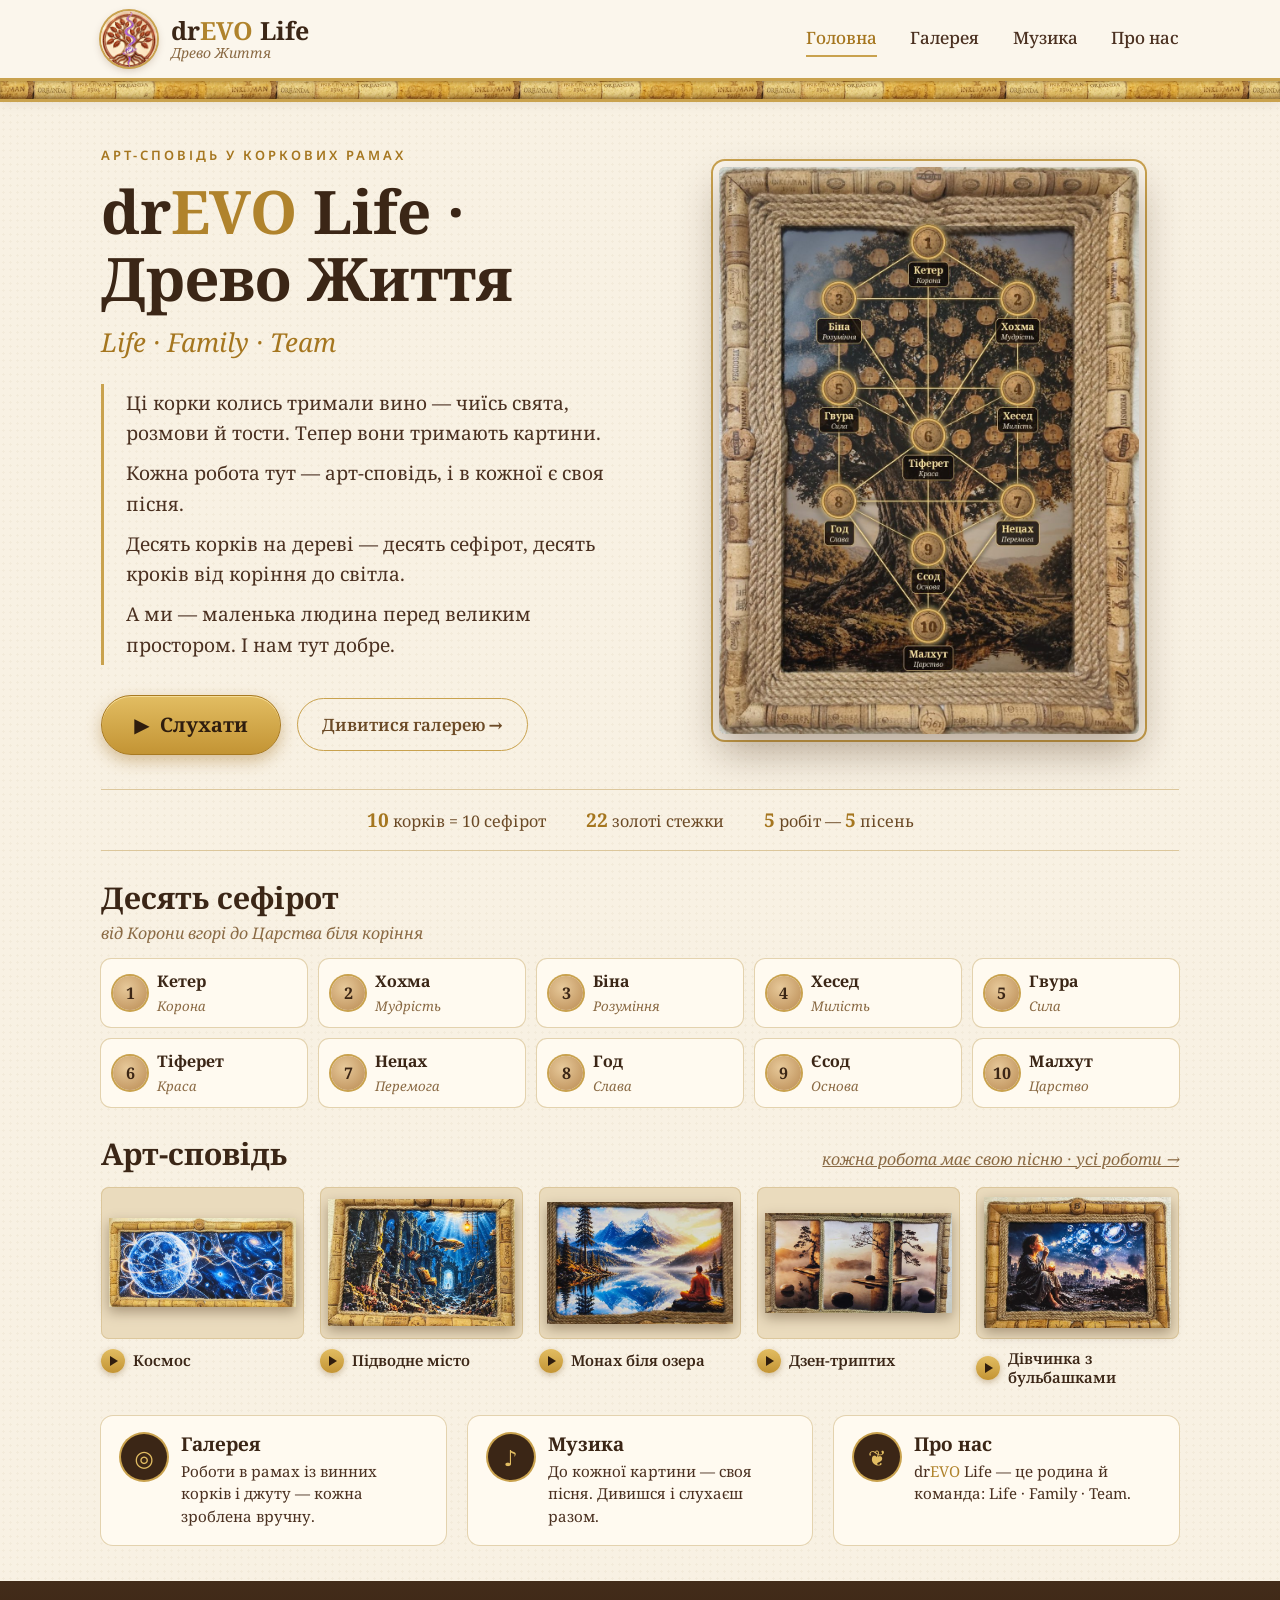
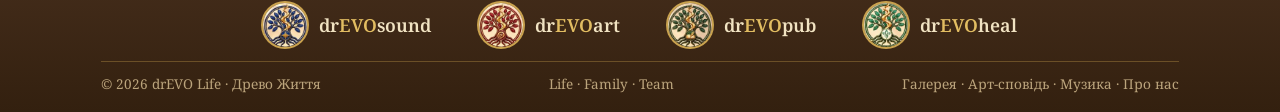
<file: index.html>
<!doctype html>
<html lang="uk"><head><meta charset="utf-8"><meta name="viewport" content="width=device-width,initial-scale=1">
<title>drEVO Life · Древо Життя</title><meta name="description" content="Арт-сповідь у коркових рамах: Древо Життя з десятьма сефірот, картини з винних корків і джуту — і до кожної своя пісня.">
<meta property="og:title" content="drEVO Life · Древо Життя"><meta property="og:description" content="Арт-сповідь у коркових рамах: Древо Життя з десятьма сефірот, картини з винних корків і джуту — і до кожної своя пісня."><meta property="og:image" content="img/tree.jpg">
<link rel="icon" href="img/favicon.png"><link rel="preconnect" href="https://fonts.googleapis.com"><link rel="preconnect" href="https://fonts.gstatic.com" crossorigin>
<link href="https://fonts.googleapis.com/css2?family=Noto+Sans:wght@400;600&family=Noto+Serif:ital,wght@0,400;0,500;0,600;0,700;1,400&display=swap" rel="stylesheet">
<link rel="stylesheet" href="css/style.css?v=3"></head><body><header class="top"><div class="wrap navin"><a class="logo" href="index.html"><img src="img/logo.jpg" alt="Емблема drEVO Life" width="56" height="56">
<span class="brand"><b>dr<i>EVO</i> Life</b><span>Древо Життя</span></span></a><nav class="links" aria-label="Головне меню"><a href="index.html" class="on">Головна</a><a href="gallery.html">Галерея</a><a href="underwater-city.html">Музика</a><a href="index.html#about">Про нас</a></nav></div><div class="cork"></div></header><main>
<section class="wrap hero"><div class="ht"><div class="kick">Арт-сповідь у коркових рамах</div>
<h1>dr<span class="gold">EVO</span> Life ·<br>Древо Життя</h1><div class="sub">Life · Family · Team</div>
<div class="man"><p>Ці корки колись тримали вино — чиїсь свята, розмови й тости. Тепер вони тримають картини.</p>
<p>Кожна робота тут — арт-сповідь, і в кожної є своя пісня.</p>
<p>Десять корків на дереві — десять сефірот, десять кроків від коріння до світла.</p>
<p>А ми — маленька людина перед великим простором. І нам тут добре.</p></div>
<div class="ctas"><a class="btn" href="underwater-city.html">▶&nbsp; Слухати</a><a class="btn2" href="gallery.html">Дивитися галерею →</a></div></div>
<div class="tree"><img src="img/tree.jpg" alt="Древо Життя в рамі з винних корків і джуту: десять корків-сефірот, з’єднаних золотими стежками" width="1000" height="1350"></div></section>
<div class="wrap"><div class="facts"><span><b>10</b> корків = 10 сефірот</span><span><b>22</b> золоті стежки</span><span><b>5</b> робіт — <b>5</b> пісень</span></div></div>
<section class="wrap sefs"><h2>Десять сефірот</h2><p>від Корони вгорі до Царства біля коріння</p><ol class="sl"><li><span class="n">1</span><span><b>Кетер</b><small>Корона</small></span></li><li><span class="n">2</span><span><b>Хохма</b><small>Мудрість</small></span></li><li><span class="n">3</span><span><b>Біна</b><small>Розуміння</small></span></li><li><span class="n">4</span><span><b>Хесед</b><small>Милість</small></span></li><li><span class="n">5</span><span><b>Гвура</b><small>Сила</small></span></li><li><span class="n">6</span><span><b>Тіферет</b><small>Краса</small></span></li><li><span class="n">7</span><span><b>Нецах</b><small>Перемога</small></span></li><li><span class="n">8</span><span><b>Год</b><small>Слава</small></span></li><li><span class="n">9</span><span><b>Єсод</b><small>Основа</small></span></li><li><span class="n">10</span><span><b>Малхут</b><small>Царство</small></span></li></ol></section>
<section class="wrap sec"><div class="sh"><h2>Арт-сповідь</h2><a href="gallery.html">кожна робота має свою пісню · усі роботи →</a></div><div class="row"><a class="sw" href="gallery.html#kosmos"><div class="si"><img src="img/kosmos-thumb.jpg" alt="Космос" loading="lazy"></div><div class="st"><span class="play"></span><span>Космос</span></div></a><a class="sw" href="underwater-city.html"><div class="si"><img src="img/misto-thumb.jpg" alt="Підводне місто" loading="lazy"></div><div class="st"><span class="play"></span><span>Підводне місто</span></div></a><a class="sw" href="gallery.html#monk"><div class="si"><img src="img/monk-thumb.jpg" alt="Монах біля озера" loading="lazy"></div><div class="st"><span class="play"></span><span>Монах біля озера</span></div></a><a class="sw" href="gallery.html#zen"><div class="si"><img src="img/zen-thumb.jpg" alt="Дзен-триптих" loading="lazy"></div><div class="st"><span class="play"></span><span>Дзен-триптих</span></div></a><a class="sw" href="gallery.html#divchynka"><div class="si"><img src="img/divchynka-thumb.jpg" alt="Дівчинка з бульбашками" loading="lazy"></div><div class="st"><span class="play"></span><span>Дівчинка з бульбашками</span></div></a></div></section>
<section class="wrap three" id="about"><a class="tc" href="gallery.html"><span class="ic">◎</span><div><h3>Галерея</h3><p>Роботи в рамах із винних корків і джуту — кожна зроблена вручну.</p></div></a>
<a class="tc" href="underwater-city.html"><span class="ic">♪</span><div><h3>Музика</h3><p>До кожної картини — своя пісня. Дивишся і слухаєш разом.</p></div></a>
<div class="tc"><span class="ic">❦</span><div><h3>Про нас</h3><p><span class="de">dr<i>EVO</i></span> Life — це родина й команда: Life · Family · Team.</p></div></div></section>
</main><footer><div class="wrap"><div class="fl"><div class="fi"><img src="img/em-sound.jpg" alt="drEVOsound" width="44" height="44" loading="lazy"><span>dr<i>EVO</i>sound</span></div><div class="fi"><img src="img/em-art.jpg" alt="drEVOart" width="44" height="44" loading="lazy"><span>dr<i>EVO</i>art</span></div><div class="fi"><img src="img/em-pub.jpg" alt="drEVOpub" width="44" height="44" loading="lazy"><span>dr<i>EVO</i>pub</span></div><div class="fi"><img src="img/em-heal.jpg" alt="drEVOheal" width="44" height="44" loading="lazy"><span>dr<i>EVO</i>heal</span></div></div><div class="fb"><span>© 2026 drEVO Life · Древо Життя</span>
<span>Life · Family · Team</span><span><a href="gallery.html">Галерея</a> · <a href="gallery.html">Арт-сповідь</a> · <a href="underwater-city.html">Музика</a> · <a href="index.html#about">Про нас</a></span></div></div></footer></body></html>
</file>
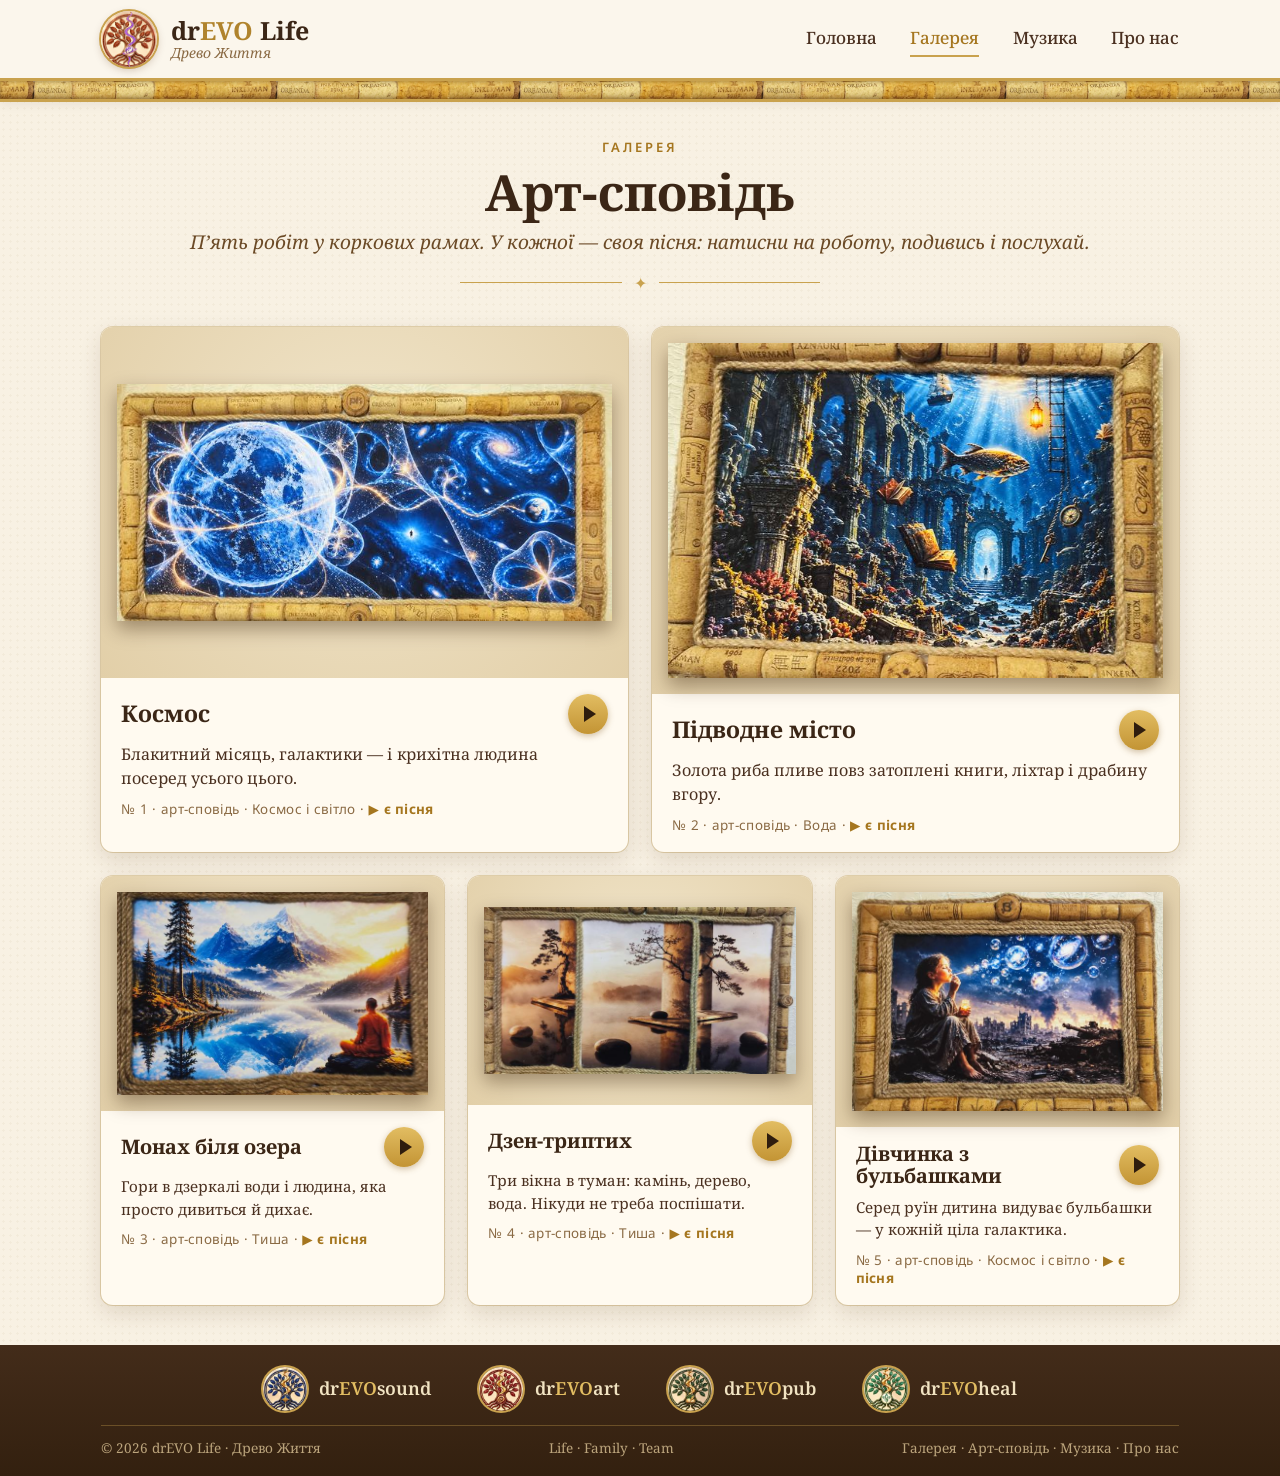
<file: gallery.html>
<!doctype html>
<html lang="uk"><head><meta charset="utf-8"><meta name="viewport" content="width=device-width,initial-scale=1">
<title>Галерея «Арт-сповідь» · drEVO Life</title><meta name="description" content="П’ять робіт у коркових рамах: Космос, Підводне місто, Монах біля озера, Дзен-триптих, Дівчинка з бульбашками.">
<meta property="og:title" content="Галерея «Арт-сповідь» · drEVO Life"><meta property="og:description" content="П’ять робіт у коркових рамах: Космос, Підводне місто, Монах біля озера, Дзен-триптих, Дівчинка з бульбашками."><meta property="og:image" content="img/tree.jpg">
<link rel="icon" href="img/favicon.png"><link rel="preconnect" href="https://fonts.googleapis.com"><link rel="preconnect" href="https://fonts.gstatic.com" crossorigin>
<link href="https://fonts.googleapis.com/css2?family=Noto+Sans:wght@400;600&family=Noto+Serif:ital,wght@0,400;0,500;0,600;0,700;1,400&display=swap" rel="stylesheet">
<link rel="stylesheet" href="css/style.css?v=3"></head><body><header class="top"><div class="wrap navin"><a class="logo" href="index.html"><img src="img/logo.jpg" alt="Емблема drEVO Life" width="56" height="56">
<span class="brand"><b>dr<i>EVO</i> Life</b><span>Древо Життя</span></span></a><nav class="links" aria-label="Головне меню"><a href="index.html">Головна</a><a href="gallery.html" class="on">Галерея</a><a href="underwater-city.html">Музика</a><a href="index.html#about">Про нас</a></nav></div><div class="cork"></div></header><main>
<section class="wrap ph"><div class="kick">Галерея</div><h1>Арт-сповідь</h1>
<p>П’ять робіт у коркових рамах. У кожної — своя пісня: натисни на роботу, подивись і послухай.</p><div class="orn">✦</div></section>
<section class="wrap"><div class="grid g1"><a class="card" href="gallery.html#kosmos"><div class="ci"><img src="img/kosmos-thumb.jpg" alt="Космос" loading="lazy"></div><div class="cb">
<div class="ct"><h3>Космос</h3><span class="play lg"></span></div><p>Блакитний місяць, галактики — і крихітна людина посеред усього цього.</p><div class="cm">№ 1 · арт-сповідь · Космос і світло · <b>▶ є пісня</b></div></div></a><a class="card" href="underwater-city.html"><div class="ci"><img src="img/misto-thumb.jpg" alt="Підводне місто" loading="lazy"></div><div class="cb">
<div class="ct"><h3>Підводне місто</h3><span class="play lg"></span></div><p>Золота риба пливе повз затоплені книги, ліхтар і драбину вгору.</p><div class="cm">№ 2 · арт-сповідь · Вода · <b>▶ є пісня</b></div></div></a></div><div class="grid g2"><a class="card" href="gallery.html#monk"><div class="ci"><img src="img/monk-thumb.jpg" alt="Монах біля озера" loading="lazy"></div><div class="cb">
<div class="ct"><h3>Монах біля озера</h3><span class="play lg"></span></div><p>Гори в дзеркалі води і людина, яка просто дивиться й дихає.</p><div class="cm">№ 3 · арт-сповідь · Тиша · <b>▶ є пісня</b></div></div></a><a class="card" href="gallery.html#zen"><div class="ci"><img src="img/zen-thumb.jpg" alt="Дзен-триптих" loading="lazy"></div><div class="cb">
<div class="ct"><h3>Дзен-триптих</h3><span class="play lg"></span></div><p>Три вікна в туман: камінь, дерево, вода. Нікуди не треба поспішати.</p><div class="cm">№ 4 · арт-сповідь · Тиша · <b>▶ є пісня</b></div></div></a><a class="card" href="gallery.html#divchynka"><div class="ci"><img src="img/divchynka-thumb.jpg" alt="Дівчинка з бульбашками" loading="lazy"></div><div class="cb">
<div class="ct"><h3>Дівчинка з бульбашками</h3><span class="play lg"></span></div><p>Серед руїн дитина видуває бульбашки — у кожній ціла галактика.</p><div class="cm">№ 5 · арт-сповідь · Космос і світло · <b>▶ є пісня</b></div></div></a></div></section>
<div class="lb" id="kosmos" role="dialog" aria-label="Космос"><a class="x" href="#" aria-label="Закрити">×</a><img src="img/kosmos.jpg" alt="Космос" loading="lazy"><div class="cap"><b>Космос</b>Синій Місяць, галактики, Земля і світлові стрічки простору — а в центрі крихітна людська фігура.<br><small>винні корки · джут · друк · ручна робота · пісня — скоро</small></div></div><div class="lb" id="monk" role="dialog" aria-label="Монах біля озера"><a class="x" href="#" aria-label="Закрити">×</a><img src="img/monk.jpg" alt="Монах біля озера" loading="lazy"><div class="cap"><b>Монах біля озера</b>Монах у шафрановому медитує над дзеркальним гірським озером на світанку.<br><small>винні корки · джут · друк · ручна робота · пісня — скоро</small></div></div><div class="lb" id="zen" role="dialog" aria-label="Дзен-триптих"><a class="x" href="#" aria-label="Закрити">×</a><img src="img/zen.jpg" alt="Дзен-триптих" loading="lazy"><div class="cap"><b>Дзен-триптих</b>Мотузка ділить картину на три вікна: бонсай на колонах, туман, камені на воді.<br><small>винні корки · джут · друк · ручна робота · пісня — скоро</small></div></div><div class="lb" id="divchynka" role="dialog" aria-label="Дівчинка з бульбашками"><a class="x" href="#" aria-label="Закрити">×</a><img src="img/divchynka.jpg" alt="Дівчинка з бульбашками" loading="lazy"><div class="cap"><b>Дівчинка з бульбашками</b>Дівчинка видуває мильні бульбашки з галактиками серед зруйнованого міста. Найсильніша робота серії.<br><small>винні корки · джут · друк · ручна робота · пісня — скоро</small></div></div>
</main><footer><div class="wrap"><div class="fl"><div class="fi"><img src="img/em-sound.jpg" alt="drEVOsound" width="44" height="44" loading="lazy"><span>dr<i>EVO</i>sound</span></div><div class="fi"><img src="img/em-art.jpg" alt="drEVOart" width="44" height="44" loading="lazy"><span>dr<i>EVO</i>art</span></div><div class="fi"><img src="img/em-pub.jpg" alt="drEVOpub" width="44" height="44" loading="lazy"><span>dr<i>EVO</i>pub</span></div><div class="fi"><img src="img/em-heal.jpg" alt="drEVOheal" width="44" height="44" loading="lazy"><span>dr<i>EVO</i>heal</span></div></div><div class="fb"><span>© 2026 drEVO Life · Древо Життя</span>
<span>Life · Family · Team</span><span><a href="gallery.html">Галерея</a> · <a href="gallery.html">Арт-сповідь</a> · <a href="underwater-city.html">Музика</a> · <a href="index.html#about">Про нас</a></span></div></div></footer></body></html>
</file>
<file: css/style.css>
*{box-sizing:border-box;margin:0;padding:0}
:root{--ink:#3b2616;--ink2:#4a3020;--muted:#8a6a44;--gold:#b0832c;--gold2:#a5761f;--line:#c9a24e;--paper:#f8f1e3;--card:#fffaf0;--edge:#e3d2ae}
html{scroll-behavior:smooth}
body{font-family:'Noto Serif',Georgia,'DejaVu Serif',serif;color:var(--ink);background:var(--paper);
 background-image:radial-gradient(rgba(150,110,60,.05) 1px,transparent 1.2px);background-size:7px 7px;line-height:1.5;min-height:100vh;display:flex;flex-direction:column}
img{max-width:100%;display:block}
a{color:inherit}
.wrap{width:100%;max-width:1180px;margin:0 auto;padding:0 clamp(16px,4vw,52px)}
.gold{color:var(--gold)}
/* header */
header.top{background:#fbf6ec;position:sticky;top:0;z-index:20;box-shadow:0 2px 10px rgba(60,30,0,.08)}
.navin{display:flex;align-items:center;gap:14px;min-height:78px;flex-wrap:wrap;padding-top:8px;padding-bottom:8px}
.logo{display:flex;align-items:center;gap:14px;text-decoration:none}
.logo img{width:56px;height:56px;border-radius:50%;object-fit:cover;box-shadow:0 0 0 2px var(--line),0 3px 8px rgba(80,40,0,.25)}
.brand{display:flex;flex-direction:column;line-height:1.05}
.brand b{font-weight:700;font-size:25px;color:var(--ink)}
.brand b i,.de i{font-style:normal;color:var(--gold)}
.brand span{font-style:italic;font-size:14px;color:var(--muted);margin-top:3px}
.links{margin-left:auto;display:flex;gap:clamp(14px,2.6vw,34px);font-weight:500;font-size:17px;flex-wrap:wrap}
.links a{color:var(--ink2);text-decoration:none;padding:4px 0;border-bottom:2px solid transparent}
.links a:hover{color:var(--gold2)}
.links a.on{color:var(--gold2);border-bottom-color:var(--line)}
.cork{height:24px;background:url(../img/cork.jpg) repeat-x center/auto 24px;box-shadow:inset 0 -2px 3px rgba(60,30,0,.25),inset 0 2px 3px rgba(60,30,0,.2);
 border-top:3px solid var(--line);border-bottom:3px solid var(--line)}
main{flex:1}
h1,h2,h3{color:var(--ink);line-height:1.12}
.kick{font:600 13px/1.4 'Noto Sans',system-ui,sans-serif;letter-spacing:3px;color:var(--gold2);text-transform:uppercase}
.btn{display:inline-flex;align-items:center;gap:12px;background:linear-gradient(180deg,#e2bd62,#c39434);color:#2f1d0e;text-decoration:none;
 font-weight:700;font-size:20px;padding:14px 32px;border-radius:40px;box-shadow:0 6px 16px rgba(160,110,30,.4),inset 0 1px 0 #f5dc96;border:1px solid #a87a22;transition:transform .15s}
.btn:hover{transform:translateY(-2px)}
.btn2{display:inline-flex;align-items:center;gap:8px;font-weight:600;font-size:17px;color:#6b4a26;padding:13px 24px;border-radius:40px;border:1.5px solid var(--line);text-decoration:none}
.btn2:hover{background:#fbf1dc}
.orn{display:flex;align-items:center;gap:12px;color:var(--line);max-width:360px;margin:14px auto 0}
.orn:before,.orn:after{content:'';height:1px;background:var(--line);flex:1}
.play{display:inline-flex;align-items:center;justify-content:center;border-radius:50%;flex:none;width:24px;height:24px;
 background:linear-gradient(180deg,#e2bd62,#c39434);box-shadow:0 2px 6px rgba(120,80,20,.35)}
.play:after{content:'';border-style:solid;border-color:transparent transparent transparent #2f1d0e;border-width:5px 0 5px 8px;margin-left:2px}
.play.lg{width:40px;height:40px}.play.lg:after{border-width:8px 0 8px 12px;margin-left:3px}
/* home */
.hero{display:grid;grid-template-columns:1fr minmax(280px,500px);gap:clamp(24px,4vw,48px);padding-top:44px;padding-bottom:34px;align-items:center}
.hero h1{font-size:clamp(38px,5.4vw,60px);margin:14px 0 10px}
.sub{font-style:italic;font-size:clamp(20px,2.4vw,26px);color:var(--gold2);margin-bottom:22px}
.man{font-size:clamp(16.5px,1.7vw,19px);line-height:1.62;color:var(--ink2);border-left:3px solid var(--line);padding:4px 0 4px 22px;margin-bottom:30px}
.man p+p{margin-top:9px}
.ctas{display:flex;gap:16px;align-items:center;flex-wrap:wrap}
.tree{text-align:center}.tree img{display:block;margin:0 auto;width:auto;height:auto;max-width:min(100%,420px);max-height:calc(100vh - 200px);border-radius:6px;box-shadow:0 18px 40px rgba(60,30,0,.35),0 0 0 6px #fbf6ec,0 0 0 8px var(--line)}
.facts{display:flex;justify-content:center;flex-wrap:wrap;gap:10px 40px;padding:16px 0;color:#6b4a26;border-top:1px solid #dcc79c;border-bottom:1px solid #dcc79c;text-align:center}
.facts b{color:var(--gold2);font-size:19px}
.sefs{padding-top:30px}
.sefs h2{font-size:clamp(24px,3vw,30px);margin-bottom:6px}
.sefs>p{color:var(--muted);font-style:italic;margin-bottom:14px}
.sl{display:grid;grid-template-columns:repeat(5,1fr);gap:12px;list-style:none}
.sl li{background:var(--card);border-radius:10px;padding:10px 12px;box-shadow:0 0 0 1px var(--edge);display:flex;gap:10px;align-items:center}
.sl .n{flex:none;width:34px;height:34px;border-radius:50%;display:flex;align-items:center;justify-content:center;font-weight:700;color:#3b2616;
 background:radial-gradient(circle at 40% 35%,#e7c99a,#b98a52);box-shadow:0 0 0 2px var(--line)}
.sl b{display:block;font-size:16px}.sl small{color:var(--muted);font-style:italic}
.sec{padding-top:30px;padding-bottom:30px}
.sh{display:flex;align-items:baseline;justify-content:space-between;gap:12px;flex-wrap:wrap;margin-bottom:16px}
.sh h2{font-size:clamp(24px,3vw,30px)}.sh a{font-style:italic;color:var(--muted)}
.row{display:grid;grid-template-columns:repeat(5,1fr);gap:16px}
.sw{text-decoration:none;display:block}
.si{aspect-ratio:4/3;background:#eadbbd;border-radius:8px;display:flex;align-items:center;justify-content:center;padding:8px;box-shadow:inset 0 0 0 1px #dcc79c;transition:transform .2s}
.sw:hover .si{transform:translateY(-3px)}
.si img{max-height:100%;object-fit:contain;box-shadow:0 5px 12px rgba(50,25,0,.35)}
.st{display:flex;align-items:center;gap:8px;margin-top:10px;font-weight:600;font-size:15px;line-height:1.25}
.three{display:grid;grid-template-columns:repeat(3,1fr);gap:22px;padding-bottom:36px}
.tc{background:var(--card);border-radius:12px;padding:18px 20px;box-shadow:0 0 0 1px var(--edge);display:flex;gap:14px;align-items:flex-start;text-decoration:none}
.tc .ic{flex:none;width:46px;height:46px;border-radius:50%;background:#3b2616;color:#e2bd62;display:flex;align-items:center;justify-content:center;font-size:22px;box-shadow:0 0 0 2px var(--line)}
.tc h3{font-size:19px;margin-bottom:4px}.tc p{font-size:15px;color:var(--ink2)}
/* gallery */
.ph{padding-top:36px;padding-bottom:8px;text-align:center}
.ph h1{font-size:clamp(36px,5vw,50px);margin:8px 0}
.ph p{font-style:italic;font-size:clamp(16px,1.8vw,19px);color:#6b4a26}
.grid{display:grid;gap:24px;padding-top:24px}
.g1{grid-template-columns:1fr 1fr}.g2{grid-template-columns:repeat(3,1fr);padding-bottom:40px}
.card{background:var(--card);border-radius:12px;overflow:hidden;box-shadow:0 8px 22px rgba(80,45,10,.14),0 0 0 1px var(--edge);text-decoration:none;display:flex;flex-direction:column;transition:transform .2s,box-shadow .2s}
.card:hover{transform:translateY(-4px);box-shadow:0 14px 30px rgba(80,45,10,.22),0 0 0 1px var(--line)}
.ci{aspect-ratio:3/2;display:flex;align-items:center;justify-content:center;padding:16px;background:radial-gradient(circle at 50% 40%,#f1e5ca,#e2cfa8)}
.ci img{max-height:100%;object-fit:contain;box-shadow:0 8px 18px rgba(50,25,0,.4)}
.cb{padding:16px 20px 18px}
.ct{display:flex;align-items:center;justify-content:space-between;gap:10px}
.ct h3{font-size:23px}
.cb p{font-size:16px;color:var(--ink2);margin:8px 0 10px}
.cm{font:13.5px 'Noto Sans',system-ui,sans-serif;color:var(--muted);letter-spacing:.3px}.cm b{color:var(--gold2)}
.g2 .ct h3{font-size:20px}.g2 .cb p{font-size:15px}
/* lightbox (pure CSS :target) */
.lb{position:fixed;inset:0;z-index:50;background:rgba(30,18,8,.95);display:none;align-items:center;justify-content:center;flex-direction:column;padding:4vh 4vw;gap:14px}
.lb:target{display:flex}
.lb img{max-height:80vh;max-width:100%;object-fit:contain;box-shadow:0 16px 40px rgba(0,0,0,.6);border-radius:4px}
.lb .cap{color:#f1e3c2;text-align:center}.lb .cap b{display:block;font-size:22px;color:#e2bd62}
.lb .x{position:absolute;top:14px;right:18px;width:46px;height:46px;border-radius:50%;background:#fbf6ec;border:1.5px solid var(--line);display:flex;align-items:center;justify-content:center;font-size:24px;color:#8a5f1c;text-decoration:none}
/* artwork page */
.bc{padding-top:20px;font-size:15px;color:var(--muted)}.bc a{text-decoration:none}.bc a:hover{color:var(--gold2)}.bc b{color:var(--ink);font-weight:600}
.big{margin-top:14px;border-radius:12px;display:flex;align-items:center;justify-content:center;padding:clamp(12px,3vw,24px);
 background:radial-gradient(circle at 50% 40%,#f1e5ca,#dfcaa0);box-shadow:inset 0 0 0 1px #dcc79c;position:relative}
.big img{max-height:72vh;object-fit:contain;box-shadow:0 16px 36px rgba(40,20,0,.45)}
.arr{position:absolute;top:50%;transform:translateY(-50%);width:50px;height:50px;border-radius:50%;background:rgba(251,246,236,.92);text-decoration:none;
 border:1.5px solid var(--line);display:flex;align-items:center;justify-content:center;font-weight:700;font-size:26px;color:#8a5f1c;box-shadow:0 4px 12px rgba(60,30,0,.25)}
.arr.l{left:8px}.arr.r{right:8px}
.player{margin-top:22px;background:linear-gradient(180deg,#432c1a,#2f1d0e);border-radius:60px;padding:12px 28px 12px 12px;display:flex;align-items:center;gap:20px;box-shadow:0 10px 24px rgba(50,25,0,.3)}
.pbtn{flex:none;width:68px;height:68px;border-radius:50%;border:0;cursor:pointer;display:flex;align-items:center;justify-content:center;
 background:linear-gradient(180deg,#e2bd62,#c39434);box-shadow:0 2px 6px rgba(0,0,0,.35)}
.pbtn:before{content:'';border-style:solid;border-color:transparent transparent transparent #2f1d0e;border-width:13px 0 13px 21px;margin-left:5px}
.pbtn.pause:before{border:0;width:18px;height:24px;margin:0;border-left:6px solid #2f1d0e;border-right:6px solid #2f1d0e}
.pbtn:disabled{cursor:not-allowed;filter:grayscale(.6);opacity:.6}
.pinfo{flex:1;min-width:0}
.ptop{display:flex;justify-content:space-between;align-items:baseline;gap:6px 14px;flex-wrap:wrap;color:#f1e3c2;font-weight:600;font-size:19px}
.ptop small{font:14px 'Noto Sans',system-ui,sans-serif;color:#c9b28a;font-weight:400}
.soon{display:inline-block;font:600 12px 'Noto Sans',system-ui,sans-serif;letter-spacing:2px;text-transform:uppercase;color:#2f1d0e;background:#e2bd62;border-radius:12px;padding:3px 10px;margin-left:8px;vertical-align:middle}
.bar{margin-top:12px;height:6px;border-radius:3px;background:rgba(241,227,194,.22);position:relative;cursor:pointer}
.bar i{position:absolute;left:0;top:0;bottom:0;width:0;border-radius:3px;background:linear-gradient(90deg,#c39434,#e8c56a)}
.ptime{display:flex;justify-content:space-between;margin-top:8px;font:13px 'Noto Sans',system-ui,sans-serif;color:#c9b28a}
.info{display:grid;grid-template-columns:1.1fr 1fr;gap:40px;padding-top:26px}
.il h1{font-size:clamp(32px,4.4vw,44px);margin:6px 0 4px}
.il .song{font-style:italic;font-size:20px;color:var(--gold2);margin-bottom:12px}
.il p{font-size:17px;line-height:1.6;color:var(--ink2)}
.meta{margin-top:12px;font:13.5px 'Noto Sans',system-ui,sans-serif;letter-spacing:1px;color:var(--muted)}
.lyr{background:var(--card);border-radius:12px;padding:20px 24px;box-shadow:0 0 0 1px var(--edge)}
.lyr .lt{font:600 13px 'Noto Sans',system-ui,sans-serif;letter-spacing:2.5px;color:var(--gold2);text-transform:uppercase;margin-bottom:10px}
.lb2{font-style:italic;font-size:18px;line-height:1.6;color:var(--ink);border-left:3px solid var(--line);padding-left:16px}
.lb2 p+p{margin-top:14px}.lb2 .ch{color:var(--gold2)}.lb2 .tag{font-style:normal;font-size:14px;color:var(--muted)}
.credit{margin-top:14px;font-size:14px;color:var(--muted);font-style:italic}
.pn{display:flex;justify-content:space-between;padding-top:26px;padding-bottom:36px;gap:20px}
.pc{display:flex;align-items:center;gap:16px;background:var(--card);border-radius:12px;padding:10px 20px 10px 10px;box-shadow:0 0 0 1px var(--edge);flex:1;max-width:46%;text-decoration:none}
.pc:hover{box-shadow:0 0 0 1px var(--line)}
.pc img{width:120px;height:72px;object-fit:cover;border-radius:6px;flex:none}
.pc small{display:block;font:13px 'Noto Sans',system-ui,sans-serif;color:var(--muted);letter-spacing:1px}
.pc b{font-size:19px;color:var(--ink)}
.pc.r{flex-direction:row-reverse;text-align:right;padding:10px 10px 10px 20px}
.pc .a{font-weight:700;font-size:26px;color:var(--gold2)}
/* footer */
footer{background:linear-gradient(180deg,#432c1a,#33200f);color:#e9d9b6;padding:22px 0 18px}
.fl{display:flex;justify-content:center;flex-wrap:wrap;gap:16px 48px}
.fi{display:flex;align-items:center;gap:12px;font-weight:600;font-size:18px;color:#f1e3c2}
.fi img{width:44px;height:44px;border-radius:50%;object-fit:cover;box-shadow:0 0 0 2px var(--line)}
.fi i{font-style:normal;color:#e2bd62}
.fb{margin-top:14px;padding-top:12px;border-top:1px solid rgba(201,162,78,.35);display:flex;justify-content:space-between;flex-wrap:wrap;gap:6px 20px;font-size:13.5px;color:#bba47c}
.fb a{text-decoration:none}.fb a:hover{color:#e2bd62}
/* responsive */
@media (max-width:960px){
 .hero{grid-template-columns:1fr}.tree{max-width:520px;margin:0 auto;order:-1}
 .row{grid-template-columns:repeat(3,1fr)}.sl{grid-template-columns:repeat(2,1fr)}
 .three{grid-template-columns:1fr}.g2{grid-template-columns:1fr 1fr}.info{grid-template-columns:1fr}
}
@media (max-width:640px){
 header.top{position:static}
 .navin{justify-content:center}.links{margin:0 auto;justify-content:center;font-size:16px}
 .row{grid-template-columns:repeat(2,1fr)}.g1,.g2{grid-template-columns:1fr}
 .player{border-radius:24px;padding:12px 16px 12px 12px;gap:14px}.pbtn{width:54px;height:54px}
 .pn{flex-direction:column}.pc{max-width:none}.pc img{width:90px;height:56px}
 .fb{justify-content:center;text-align:center}.arr{width:40px;height:40px;font-size:20px}
}
</file>
